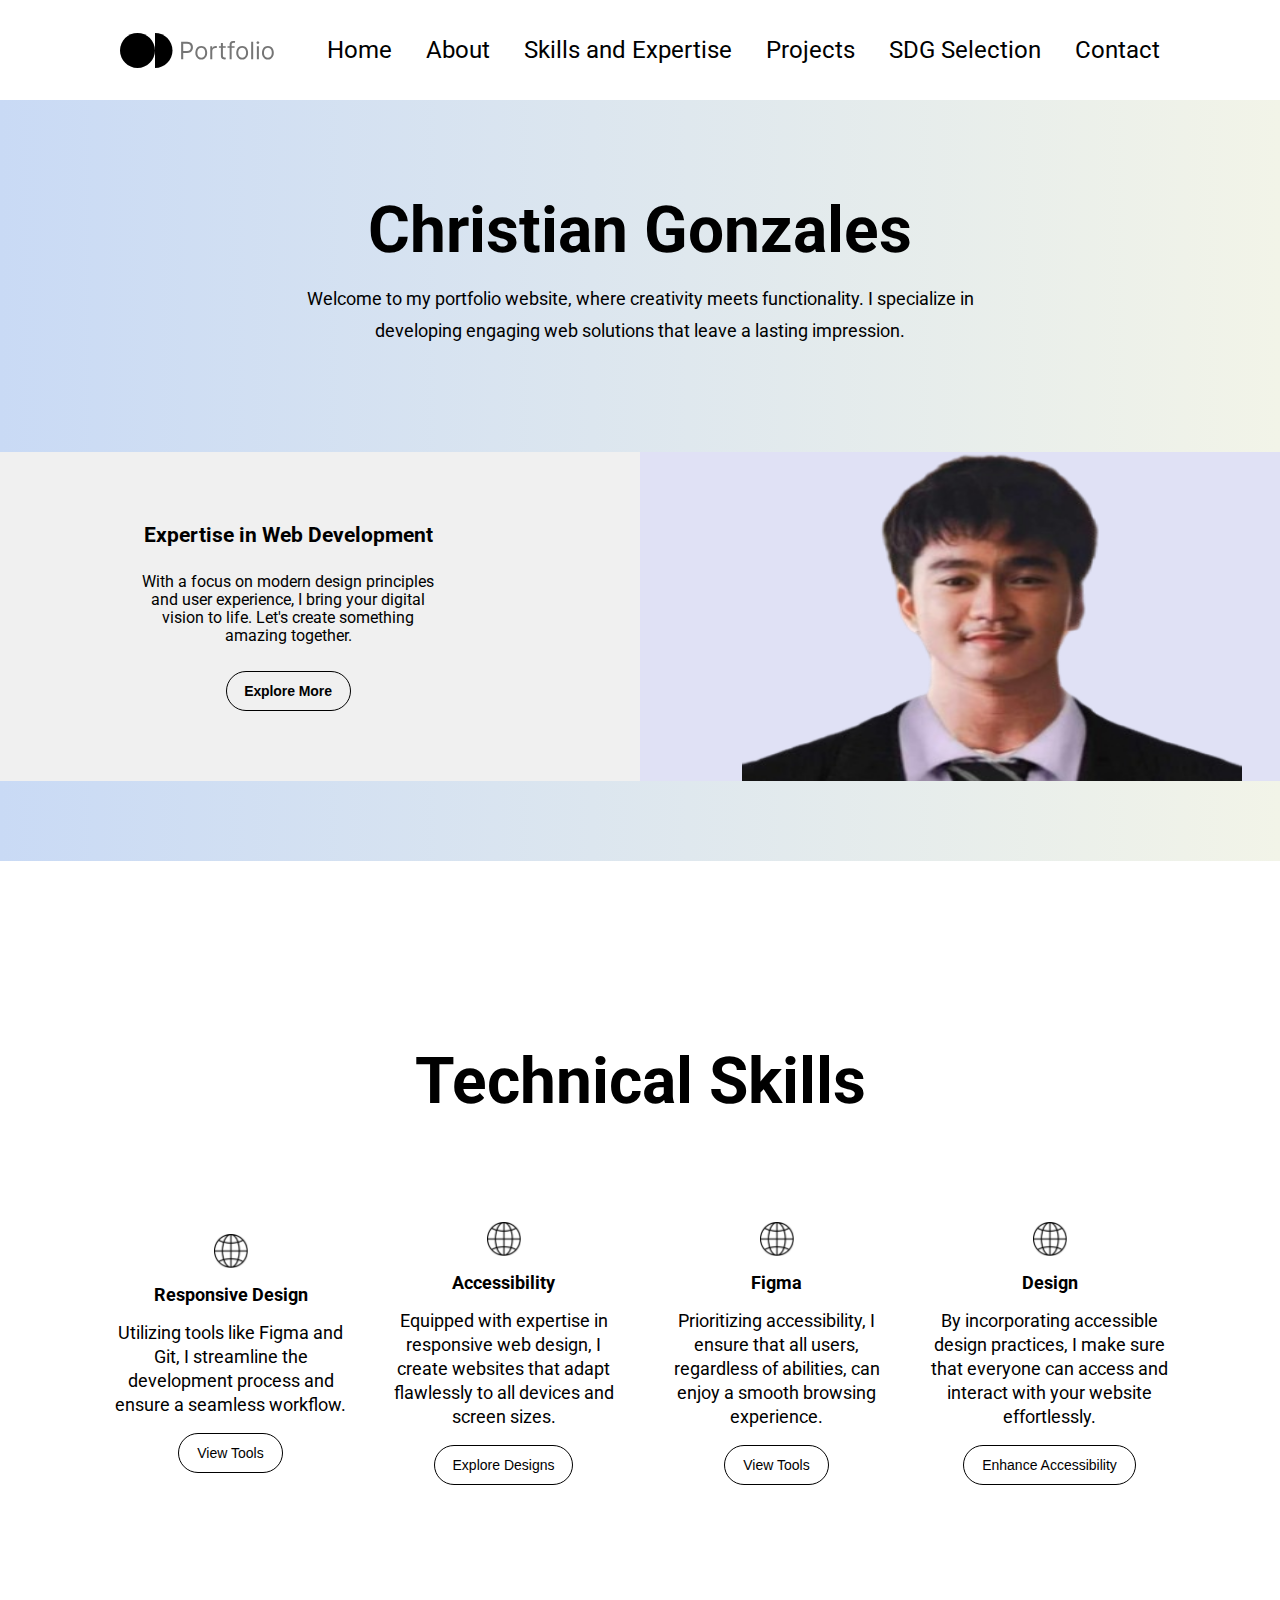
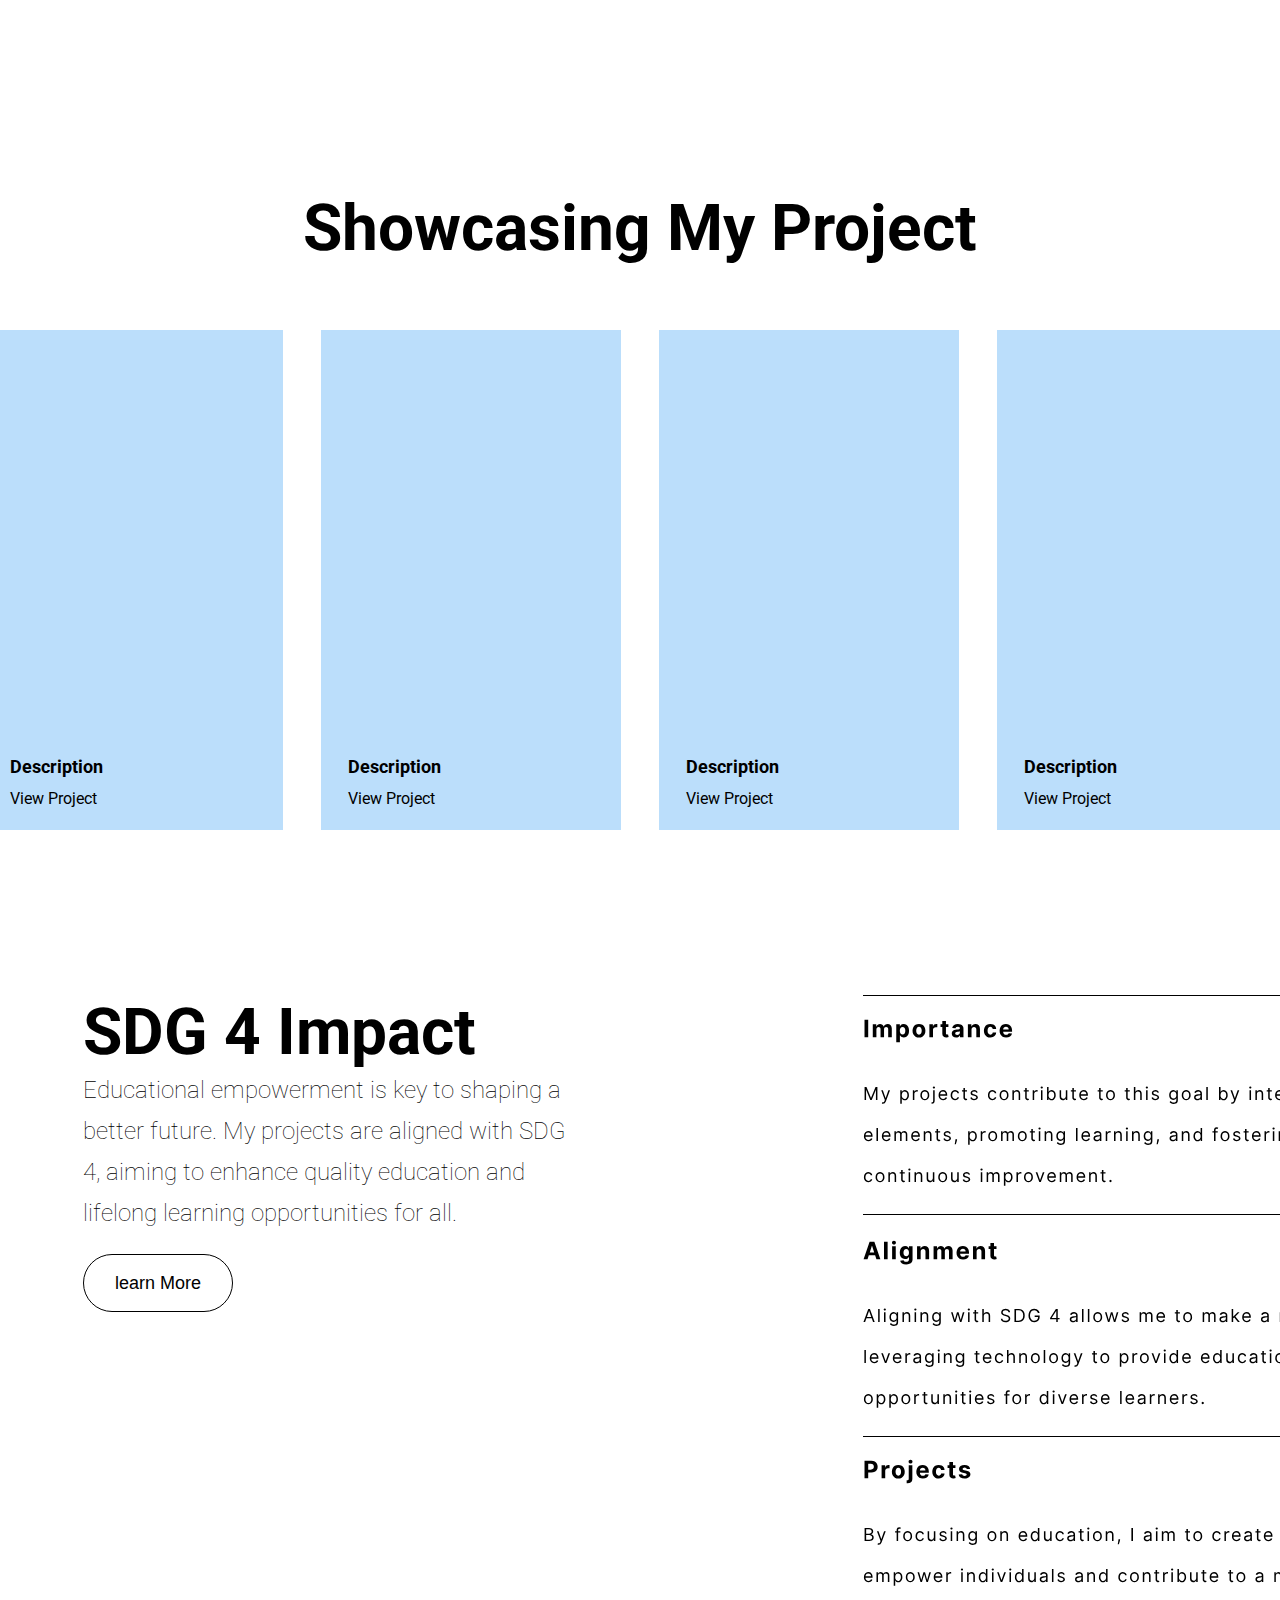
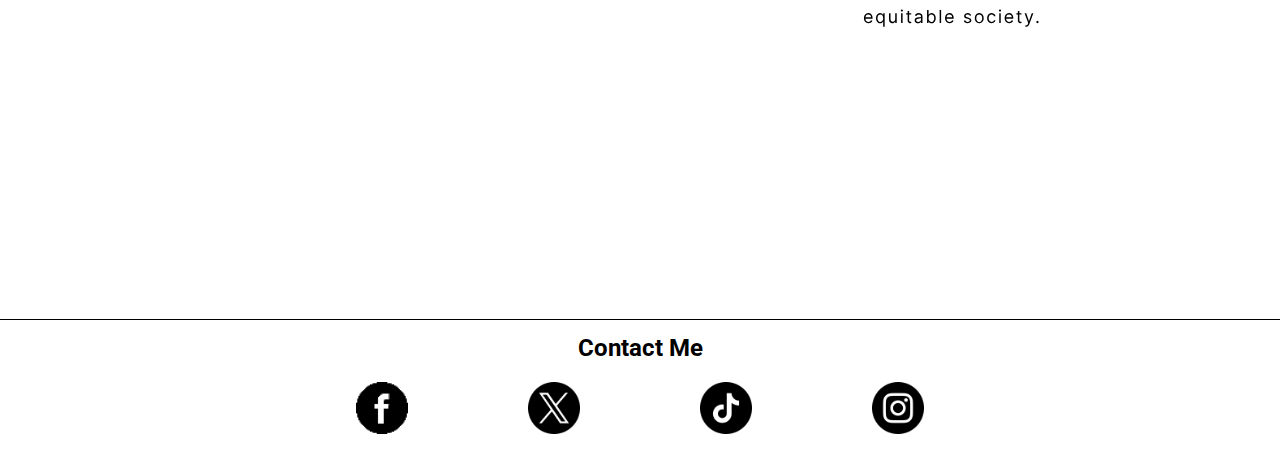
<file: Christian Gonzales/portolio/index.html>
<!DOCTYPE html>
<html lang="en">
<head>
    <meta charset="UTF-8">
    <meta name="viewport" content="width=device-width, initial-scale=1.0">
    <link rel="preconnect" href="https://fonts.googleapis.com">
    <link rel="preconnect" href="https://fonts.gstatic.com" crossorigin>
    <link href="https://fonts.googleapis.com/css2?family=Roboto:ital,wght@0,100;0,300;0,400;0,500;0,700;0,900;1,100;1,300;1,400;1,500;1,700;1,900&display=swap" rel="stylesheet">
    <link rel="stylesheet" href="styles.css">
    <title>My Porfolio</title>
    <style>
        html{
            width: 100%;
        }
    </style>
</head>
<body>
    <header>
        <img src="Group.svg" alt="" id="logo">
        <div class="navHolder">
        <a href="#">Home</a>
        <a href="#">About</a>
        <a href="#skills">Skills and Expertise</a>
        <a href="#project">Projects</a>
        <a href="#sdg">SDG Selection</a>
        <a href="#contact">Contact</a>
    </div>
    </header>
    <div class="infoContainer">
        <div id="details">
        <p class="name">
            Christian Gonzales
        </p>
        <p style="font-size: 18px; text-align: center;margin-bottom: 11px;">
            Welcome to my portfolio website, where creativity meets functionality. I specialize in 
        </p>
        <p style="font-size: 18px; text-align: center;">
            developing engaging web solutions that leave a lasting impression.
        </p>
    </div>
    <div class="profileGroup">
        <div class="profile profileL">
            <p style="font-size: 21px;font-weight: bold;">Expertise in Web Development</p>
            <p style="width: 316px;text-align: center;line-height: 18px;">With a focus on modern design principles and user experience, I bring your digital vision to life. Let's create something amazing together.</p>
            <button class="buttonExplore">Explore More</button>
        </div>
        <div class="profile profileR">
            <img src="profile.png" alt="profile">
        </div>
    </div>
    </div>

        <div style="height: 765px;display: flex;flex-direction: column;justify-content: center;align-items: center;" id="skills">
        <p style="
            font-size: 64px;
            font-weight: 700;
            margin-top: 83px;
            text-align: center;">
            Technical Skills
        </p>
            <div class="skills">
                <div style="width: auto;height: 346px;" id="technicalS">
                    <img src="globe.svg" alt="">
                    <p style="font-size: 18px;font-weight: bold;">Responsive Design</p>
                    <p style="width: 247px;text-align: center;font-size: 18px;" id="skillInfo">Utilizing tools like Figma and Git, I streamline the development process and ensure a seamless workflow.</p>
                    <button class="skillsB">View Tools</button>
                </div>
                <div style="width: auto;height: 346px;" id="technicalS">
                    <img src="globe.svg" alt="">
                    <p style="font-size: 18px;font-weight: bold;">Accessibility</p>
                    <p style="width: 247px;text-align: center;font-size: 18px;" id="skillInfo">Equipped with expertise in responsive web design, I create websites that adapt flawlessly to all devices and screen sizes.</p>
                    <button class="skillsB">Explore Designs</button>
                </div>
                <div style="width: auto;height: 346px;" id="technicalS">
                    <img src="globe.svg" alt="">
                    <p style="font-size: 18px;font-weight: bold;">Figma</p>
                    <p style="width: 247px;text-align: center;font-size: 18px;" id="skillInfo">Prioritizing accessibility, I ensure that all users, regardless of abilities, can enjoy a smooth browsing experience.</p>
                    <button class="skillsB">View Tools</button>
                </div>
                <div style="width: auto;height: 346px;" id="technicalS">
                    <img src="globe.svg" alt="">
                    <p style="font-size: 18px;font-weight: bold;">Design</p>
                    <p style="width: 247px;text-align: center;font-size: 18px;" id="skillInfo">By incorporating accessible design practices, I make sure that everyone can access and interact with your website effortlessly.</p>
                    <button class="skillsB">Enhance Accessibility</button>
                </div>
            </div>
   </div>
</div>

    <div style="height: 969px;display: flex;flex-direction: column;justify-content: center;align-items: center;" id="project">
        <p style="font-size: 64px;font-weight: bold;margin-bottom: 64px;">Showcasing My Project</p>
        <div style="display: flex;flex-direction: row;gap: 38px;">
            <div class="projects">
                <div style="display: flex;flex-direction: column;gap: 12px;position: absolute;bottom: 22px;left: 27px;">
                    <p style="font-size: 18px;font-weight: 700;">Description</p>
                    <a style="font-size: 16px;">View Project</a>
                </div>
            </div>
            <div class="projects">
                <div style="display: flex;flex-direction: column;gap: 12px;position: absolute;bottom: 22px;left: 27px;">
                    <p style="font-size: 18px;font-weight: 700;">Description</p>
                    <a style="font-size: 16px;">View Project</a>
                </div>
            </div>
            <div class="projects">
                <div style="display: flex;flex-direction: column;gap: 12px;position: absolute;bottom: 22px;left: 27px;">
                    <p style="font-size: 18px;font-weight: 700;">Description</p>
                    <a style="font-size: 16px;">View Project</a>
                </div>
            </div>
            <div class="projects">
                <div style="display: flex;flex-direction: column;gap: 12px;position: absolute;bottom: 22px;left: 27px;">
                    <p style="font-size: 18px;font-weight: 700;">Description</p>
                    <a style="font-size: 16px;">View Project</a>
                </div>

            </div>
            
        </div>
</div>


    <div style="height: 1080px;display: flex;flex-direction:row;gap: 280px;position: relative;" id="sdg">
        <div style="margin-left: 83px ;">
        <p style="font-size: 64px;font-weight: bold;">SDG 4 Impact</p>
        <p style="width: 500px;line-height: 41px;font-size: 24px;font-weight: 100;margin-top: auto;">Educational empowerment is key to shaping a better future. My projects are aligned with SDG 4, aiming to enhance quality education and lifelong learning opportunities for all.</p>
        <button style="
        width: 150px;
        height: 58px;
        border: 1px solid ;
        border-radius: 50px;" id="learnmore">learn More</button>
        </div>
        <div>
            <img src="last.svg" alt="">
        </div>
        <div style="position: absolute;bottom: 0;border-top: 1px solid black;width: 100%;height: 155px;display: flex;flex-direction: column;align-items: center;gap: 20px;" id="contact">
            <p style="font-size: 24px;font-weight: bold;text-align: center;margin-top: 14px;">Contact Me</p>
            <div style="display: flex;flex-direction: row; gap: 120px;"> 
                <img src="facebook.png" alt="" id="contactLogo">
                <img src="twitter.png" alt="" id="contactLogo">
                <img src="tiktok.png" alt="" id="contactLogo">
                <img src="instagram.png" alt="" id="contactLogo">
            </div>
        </div>
    </div>

</body>
</html>
</file>
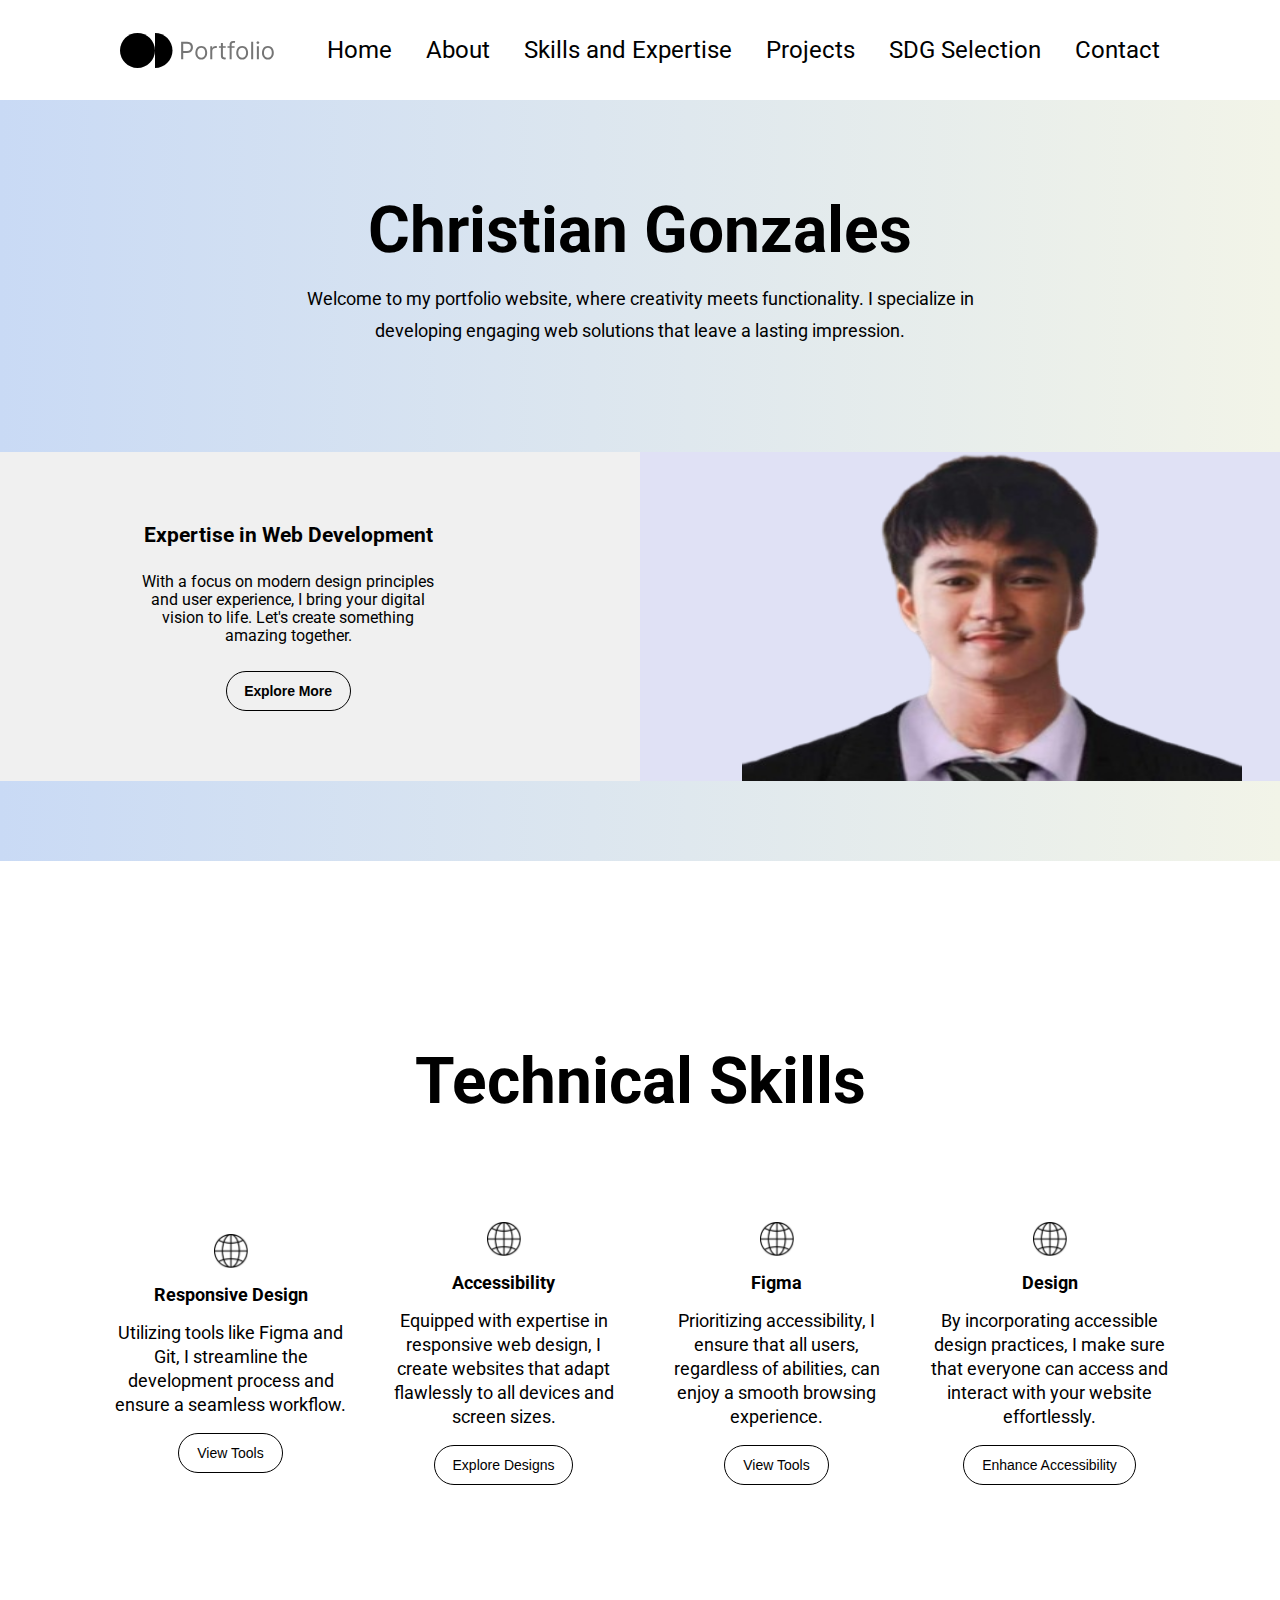
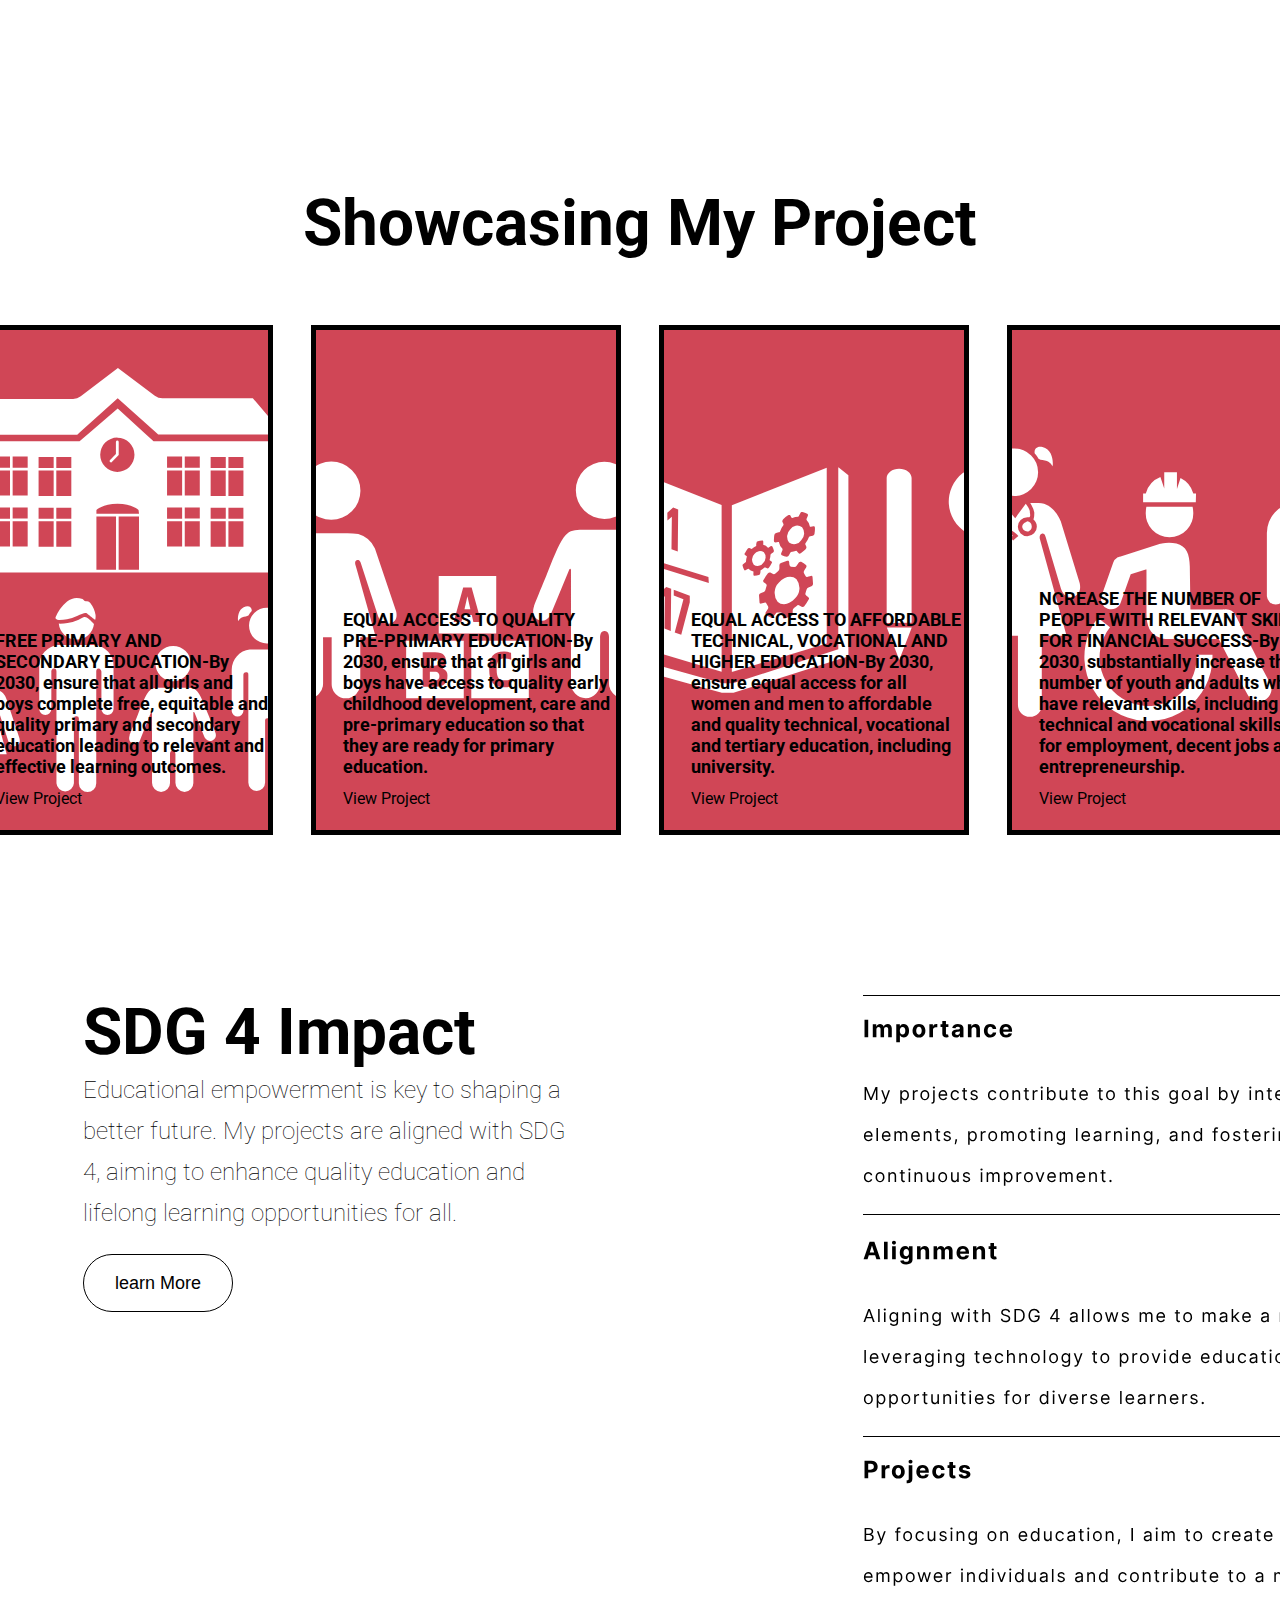
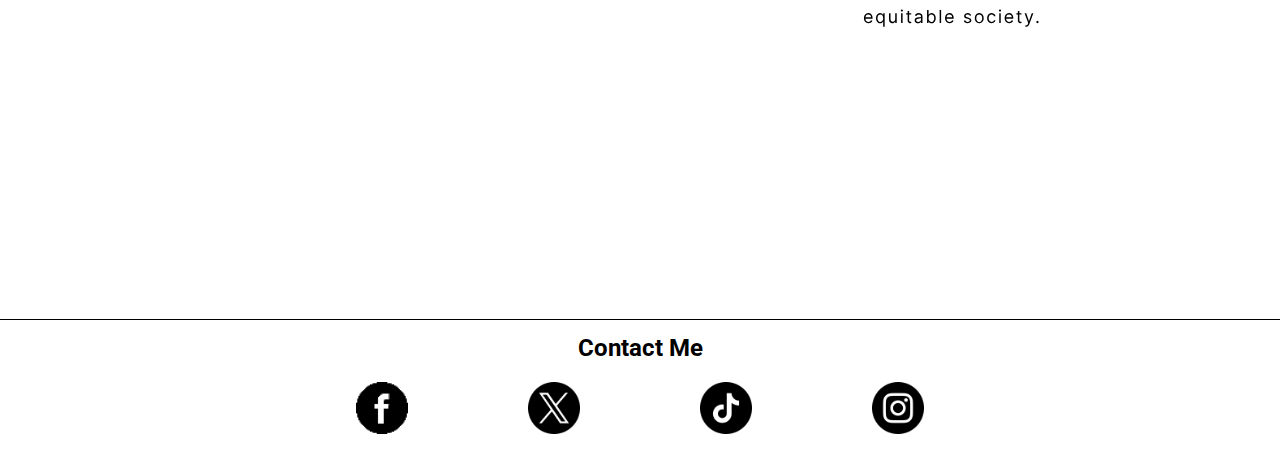
<file: Chrisitan Gonzales/Christian Gonzales/portolio/index.html>
<!DOCTYPE html>
<html lang="en">
<head>
    <meta charset="UTF-8">
    <meta name="viewport" content="width=device-width, initial-scale=1.0">
    <link rel="preconnect" href="https://fonts.googleapis.com">
    <link rel="preconnect" href="https://fonts.gstatic.com" crossorigin>
    <link href="https://fonts.googleapis.com/css2?family=Roboto:ital,wght@0,100;0,300;0,400;0,500;0,700;0,900;1,100;1,300;1,400;1,500;1,700;1,900&display=swap" rel="stylesheet">
    <link rel="stylesheet" href="styles.css">
    <title>My Porfolio</title>
    <style>
        html{
            width: 100%;
        }
    </style>
</head>
<body>
    <header>
        <img src="Group.svg" alt="" id="logo">
        <div class="navHolder">
        <a href="#">Home</a>
        <a href="#">About</a>
        <a href="#skills">Skills and Expertise</a>
        <a href="#project">Projects</a>
        <a href="#sdg">SDG Selection</a>
        <a href="#contact">Contact</a>
    </div>
    </header>
    <div class="infoContainer">
        <div id="details">
        <p class="name">
            Christian Gonzales
        </p>
        <p style="font-size: 18px; text-align: center;margin-bottom: 11px;">
            Welcome to my portfolio website, where creativity meets functionality. I specialize in 
        </p>
        <p style="font-size: 18px; text-align: center;">
            developing engaging web solutions that leave a lasting impression.
        </p>
    </div>
    <div class="profileGroup">
        <div class="profile profileL">
            <p style="font-size: 21px;font-weight: bold;">Expertise in Web Development</p>
            <p style="width: 316px;text-align: center;line-height: 18px;">With a focus on modern design principles and user experience, I bring your digital vision to life. Let's create something amazing together.</p>
            <button class="buttonExplore">Explore More</button>
        </div>
        <div class="profile profileR">
            <img src="profile.png" alt="profile">
        </div>
    </div>
    </div>

        <div style="height: 765px;display: flex;flex-direction: column;justify-content: center;align-items: center;" id="skills">
        <p style="
            font-size: 64px;
            font-weight: 700;
            margin-top: 83px;
            text-align: center;">
            Technical Skills
        </p>
            <div class="skills">
                <div style="width: auto;height: 346px;" id="technicalS">
                    <img src="globe.svg" alt="">
                    <p style="font-size: 18px;font-weight: bold;">Responsive Design</p>
                    <p style="width: 247px;text-align: center;font-size: 18px;" id="skillInfo">Utilizing tools like Figma and Git, I streamline the development process and ensure a seamless workflow.</p>
                    <button class="skillsB">View Tools</button>
                </div>
                <div style="width: auto;height: 346px;" id="technicalS">
                    <img src="globe.svg" alt="">
                    <p style="font-size: 18px;font-weight: bold;">Accessibility</p>
                    <p style="width: 247px;text-align: center;font-size: 18px;" id="skillInfo">Equipped with expertise in responsive web design, I create websites that adapt flawlessly to all devices and screen sizes.</p>
                    <button class="skillsB">Explore Designs</button>
                </div>
                <div style="width: auto;height: 346px;" id="technicalS">
                    <img src="globe.svg" alt="">
                    <p style="font-size: 18px;font-weight: bold;">Figma</p>
                    <p style="width: 247px;text-align: center;font-size: 18px;" id="skillInfo">Prioritizing accessibility, I ensure that all users, regardless of abilities, can enjoy a smooth browsing experience.</p>
                    <button class="skillsB">View Tools</button>
                </div>
                <div style="width: auto;height: 346px;" id="technicalS">
                    <img src="globe.svg" alt="">
                    <p style="font-size: 18px;font-weight: bold;">Design</p>
                    <p style="width: 247px;text-align: center;font-size: 18px;" id="skillInfo">By incorporating accessible design practices, I make sure that everyone can access and interact with your website effortlessly.</p>
                    <button class="skillsB">Enhance Accessibility</button>
                </div>
            </div>
   </div>
</div>

    <div style="height: 969px;display: flex;flex-direction: column;justify-content: center;align-items: center;" id="project">
        <p style="font-size: 64px;font-weight: bold;margin-bottom: 64px;">Showcasing My Project</p>
        <div style="display: flex;flex-direction: row;gap: 38px;">
           
            <div class="projects-1">
                <img src="g1.svg" alt="" id="contactLogo" style="height: 500px; width: 300px; object-fit: cover; opacity: 0.8;"> 
                <div style="display: flex;flex-direction: column;gap: 12px;position: absolute;bottom: 22px;left: 27px;">
                    <p style="font-size: 18px;font-weight: 700;">FREE PRIMARY AND SECONDARY EDUCATION-By 2030, ensure that all girls and boys complete free, equitable and quality primary and secondary education leading to relevant and effective learning outcomes.</p>
                    <a style="font-size: 16px;">View Project</a>
                </div>
            </div>
            <div class="projects-2">
                <img src="g2.svg" alt="" id="contactLogo" style="height: 500px; width: 300px; object-fit: cover; opacity: 0.8"> 
                <div style="display: flex;flex-direction: column;gap: 12px;position: absolute;bottom: 22px;left: 27px;">
                    <p style="font-size: 18px;font-weight: 700;">EQUAL ACCESS TO QUALITY PRE-PRIMARY EDUCATION-By 2030, ensure that all girls and boys have access to quality early childhood development, care and pre-primary education so that they are ready for primary education.</p>
                    <a style="font-size: 16px;">View Project</a>
                </div>                                                                          
            </div>
            <div class="projects-3">
                <img src="g3.svg" alt="" id="contactLogo" style="height: 500px; width: 300px; object-fit: cover; opacity: 0.8"> 
                <div style="display: flex;flex-direction: column;gap: 12px;position: absolute;bottom: 22px;left: 27px;">
                    <p style="font-size: 18px;font-weight: 700;">EQUAL ACCESS TO AFFORDABLE TECHNICAL, VOCATIONAL AND HIGHER EDUCATION-By 2030, ensure equal access for all women and men to affordable and quality technical, vocational and tertiary education, including university.</p>
                    <a style="font-size: 16px;">View Project</a>
                </div>
            </div>
            <div class="projects-4">
                <img src="g4.svg" alt="" id="contactLogo" style="height: 500px; width: 300px; object-fit: cover; opacity: 0.8"> 
                <div style="display: flex;flex-direction: column;gap: 12px;position: absolute;bottom: 22px;left: 27px;">
                    <p style="font-size: 18px;font-weight: 700;">NCREASE THE NUMBER OF PEOPLE WITH RELEVANT SKILLS FOR FINANCIAL SUCCESS-By 2030, substantially increase the number of youth and adults who have relevant skills, including technical and vocational skills, for employment, decent jobs and entrepreneurship.</p>
                    <a style="font-size: 16px;">View Project</a>
                </div>

            </div>
            
        </div>
</div>


    <div style="height: 1080px;display: flex;flex-direction:row;gap: 280px;position: relative;" id="sdg">
        <div style="margin-left: 83px ;">
        <p style="font-size: 64px;font-weight: bold;">SDG 4 Impact</p>
        <p style="width: 500px;line-height: 41px;font-size: 24px;font-weight: 100;margin-top: auto;">Educational empowerment is key to shaping a better future. My projects are aligned with SDG 4, aiming to enhance quality education and lifelong learning opportunities for all.</p>
        <button style="
        width: 150px;
        height: 58px;
        border: 1px solid ;
        border-radius: 50px;" id="learnmore">learn More</button>
        </div>
        <div>
            <img src="last.svg" alt="">
        </div>
        <div style="position: absolute;bottom: 0;border-top: 1px solid black;width: 100%;height: 155px;display: flex;flex-direction: column;align-items: center;gap: 20px;" id="contact">
            <p style="font-size: 24px;font-weight: bold;text-align: center;margin-top: 14px;">Contact Me</p>
            <div style="display: flex;flex-direction: row; gap: 120px;"> 
                <img src="facebook.png" alt="" id="contactLogo"> 
                <img src="twitter.png" alt="" id="contactLogo">
                <img src="tiktok.png" alt="" id="contactLogo">
                <img src="instagram.png" alt="" id="contactLogo">
            </div>
        </div>
    </div>

</body>
</html>
</file>
<file: Christian Gonzales/portolio/styles.css>
body{
    margin: 0;
    padding: 0;
    font-family: "Roboto",serif;

    display: flex;
    flex-direction: column;
    justify-content: center;
}
header{
    display: flex;
    justify-content: space-between;
    align-items: center;
    
    height: 100px;
    margin: 0;
}
#logo{
    display: inline-block;
    margin-left: 120px;
}
a{
    color: black;
    font-size: 24px;
    text-decoration: none;
    cursor: pointer;
}
a:hover{
    text-decoration: underline;
}
.navHolder{
    display: flex;
    gap: 34px;
    margin-right: 120px;
}
.infoContainer{
    display: flex;
    flex-direction: column;
    align-items: center;    
    height: 761px;
    background: linear-gradient(270deg, #f2f4e8 0%, #c9daf5 100%);
}
p{
    margin: 0;
}
.name{
    margin: 93px 0 20px 0;
    font-size: 64px;
    font-weight: 700;
    display: block;
    text-align: center;
}
#details{
    display: flex;
    flex-direction: column;
}
.profile{
    width: 704px;
    height: 329px;
}
.profileGroup{
    display: flex;
    margin-top: 111px;
}
.profileL{
    background-color: #F0F0F0;
    display: flex;
    justify-content: center;
    align-items: center;
    flex-direction: column;
    gap: 26px;
}
.profileR{
    background-color: #E0E1F5;
    display: flex;
    justify-content: center;
    align-items: center;
    overflow: hidden;
}
.profile img{
    height: 900px;
    width: 500px;
}
.buttonExplore{
    width: 125px;
    height: 40px;
    border: 1px solid ;
    background: rgba(33,150,243,0);
    background-blend-mode: normal;
    border-radius: 100px;
    font-size: 14px;
    font-weight: 600;
    line-height: 20px;
    text-align: center;
    letter-spacing: -0.08px;
    cursor: pointer;
    transition: all ease 0.5s;
}
.buttonExplore:hover{
    background-color: rgb(20, 20, 20);
    color: white;
}
.skills{
    display: flex;
    flex-direction: row;
    justify-content: center;
    align-items: center;
    gap: 26px;
}
#technicalS{
    margin-top: 62px;
    transition: all ease 0.5s;
    border-radius: 12px;
    display: flex;
    flex-direction: column;
    justify-content: center;
    align-items: center;
    gap: 16px;
}
#technicalS:hover{
    box-shadow: rgb(38, 57, 77) 0px 20px 30px -10px;
}
.skillsB{
    width: 109px;
    height: 40px;
    border: 1px solid black;
    background-color: rgb(0, 0, 0,0);
    border-radius: 50px;
    font-size: 14px;
    font-weight: 500px;
    transition: all ease 0.5s;
    cursor: pointer;
    width: auto;
    padding: 0 18px 0 18px;
}
.skillsB:hover{
    background-color: rgb(20, 20, 20);
    color: white;
}
#skillInfo{
    line-height: 24px;
}
.projects{
    display: flex;
    width: 300px;
    height: 500px;
    position: relative;
    background-color: #BBDEFB;
}
#learnmore{
    transition: all ease .5s;
    cursor: pointer;
    font-size: 18px;
    background-color: #ffffff;
    margin-top: 20px;
}
#learnmore:hover{
    background-color: rgb(20, 20, 20);
    color: rgb(255, 253, 253);
}
#contactLogo{
    width: 52px;
    height: 52px;
    cursor: pointer;
    transition: all ease 0.5s;
}
#contactLogo:hover{
    transform: translateY(-20px);
}
button:active{
    opacity: .5;
}
</file>
<file: Chrisitan Gonzales/Christian Gonzales/portolio/styles.css>
body{
    margin: 0;
    padding: 0;
    font-family: "Roboto",serif;

    display: flex;
    flex-direction: column;
    justify-content: center;
}
header{
    display: flex;
    justify-content: space-between;
    align-items: center;
    
    height: 100px;
    margin: 0;
}
#logo{
    display: inline-block;
    margin-left: 120px;
}
a{
    color: black;
    font-size: 24px;
    text-decoration: none;
    cursor: pointer;
}
a:hover{
    text-decoration: underline;
}
.navHolder{
    display: flex;
    gap: 34px;
    margin-right: 120px;
}
.infoContainer{
    display: flex;
    flex-direction: column;
    align-items: center;    
    height: 761px;
    background: linear-gradient(270deg, #f2f4e8 0%, #c9daf5 100%);
}
p{
    margin: 0;
}
.name{
    margin: 93px 0 20px 0;
    font-size: 64px;
    font-weight: 700;
    display: block;
    text-align: center;
}
#details{
    display: flex;
    flex-direction: column;
}
.profile{
    width: 704px;
    height: 329px;
}
.profileGroup{
    display: flex;
    margin-top: 111px;
}
.profileL{
    background-color: #F0F0F0;
    display: flex;
    justify-content: center;
    align-items: center;
    flex-direction: column;
    gap: 26px;
}
.profileR{
    background-color: #E0E1F5;
    display: flex;
    justify-content: center;
    align-items: center;
    overflow: hidden;
}
.profile img{
    height: 900px;
    width: 500px;
}
.buttonExplore{
    width: 125px;
    height: 40px;
    border: 1px solid ;
    background: rgba(33,150,243,0);
    background-blend-mode: normal;
    border-radius: 100px;
    font-size: 14px;
    font-weight: 600;
    line-height: 20px;
    text-align: center;
    letter-spacing: -0.08px;
    cursor: pointer;
    transition: all ease 0.5s;
}
.buttonExplore:hover{
    background-color: rgb(20, 20, 20);
    color: white;
}
.skills{
    display: flex;
    flex-direction: row;
    justify-content: center;
    align-items: center;
    gap: 26px;
}
#technicalS{
    margin-top: 62px;
    transition: all ease 0.5s;
    border-radius: 12px;
    display: flex;
    flex-direction: column;
    justify-content: center;
    align-items: center;
    gap: 16px;
}
#technicalS:hover{
    box-shadow: rgb(38, 57, 77) 0px 20px 30px -10px;
}
.skillsB{
    width: 109px;
    height: 40px;
    border: 1px solid black;
    background-color: rgb(0, 0, 0,0);
    border-radius: 50px;
    font-size: 14px;
    font-weight: 500px;
    transition: all ease 0.5s;
    cursor: pointer;
    width: auto;
    padding: 0 18px 0 18px;
}
.skillsB:hover{
    background-color: rgb(20, 20, 20);
    color: white;
}
#skillInfo{
    line-height: 24px;
}
.projects{
    display: flex;
    width: 300px;
    height: 500px;
    position: relative;
    background-image: #BBDEFB;
}

.projects-1{
    display: flex;
    width: 300px;
    height: 500px;
    object-fit: contain;
    position: relative;
    border: 5px solid #000000;
}

.projects-2{
    display: flex;
    width: 300px;
    height: 500px;
    object-fit: contain;
    position: relative;
    border: 5px solid #000000;
}

.projects-3{
    display: flex;
    width: 300px;
    height: 500px;
    object-fit: contain;
    position: relative;
    border: 5px solid #000000;
}


.projects-4{
    display: flex;
    width: 300px;
    height: 500px;
    object-fit: contain;
    position: relative;
    border: 5px solid #000000;
}

.image-4{
    width: 300px;
    height: 300px;
    
}

#learnmore{
    transition: all ease .5s;
    cursor: pointer;
    font-size: 18px;
    background-color: #ffffff;
    margin-top: 20px;
}
#learnmore:hover{
    background-color: rgb(20, 20, 20);
    color: rgb(255, 253, 253);
}
#contactLogo{
    width: 52px;
    height: 52px;
    cursor: pointer;
    transition: all ease 0.5s;
}
#contactLogo:hover{
    transform: translateY(-20px);
}
button:active{
    opacity: .5;
}
</file>
